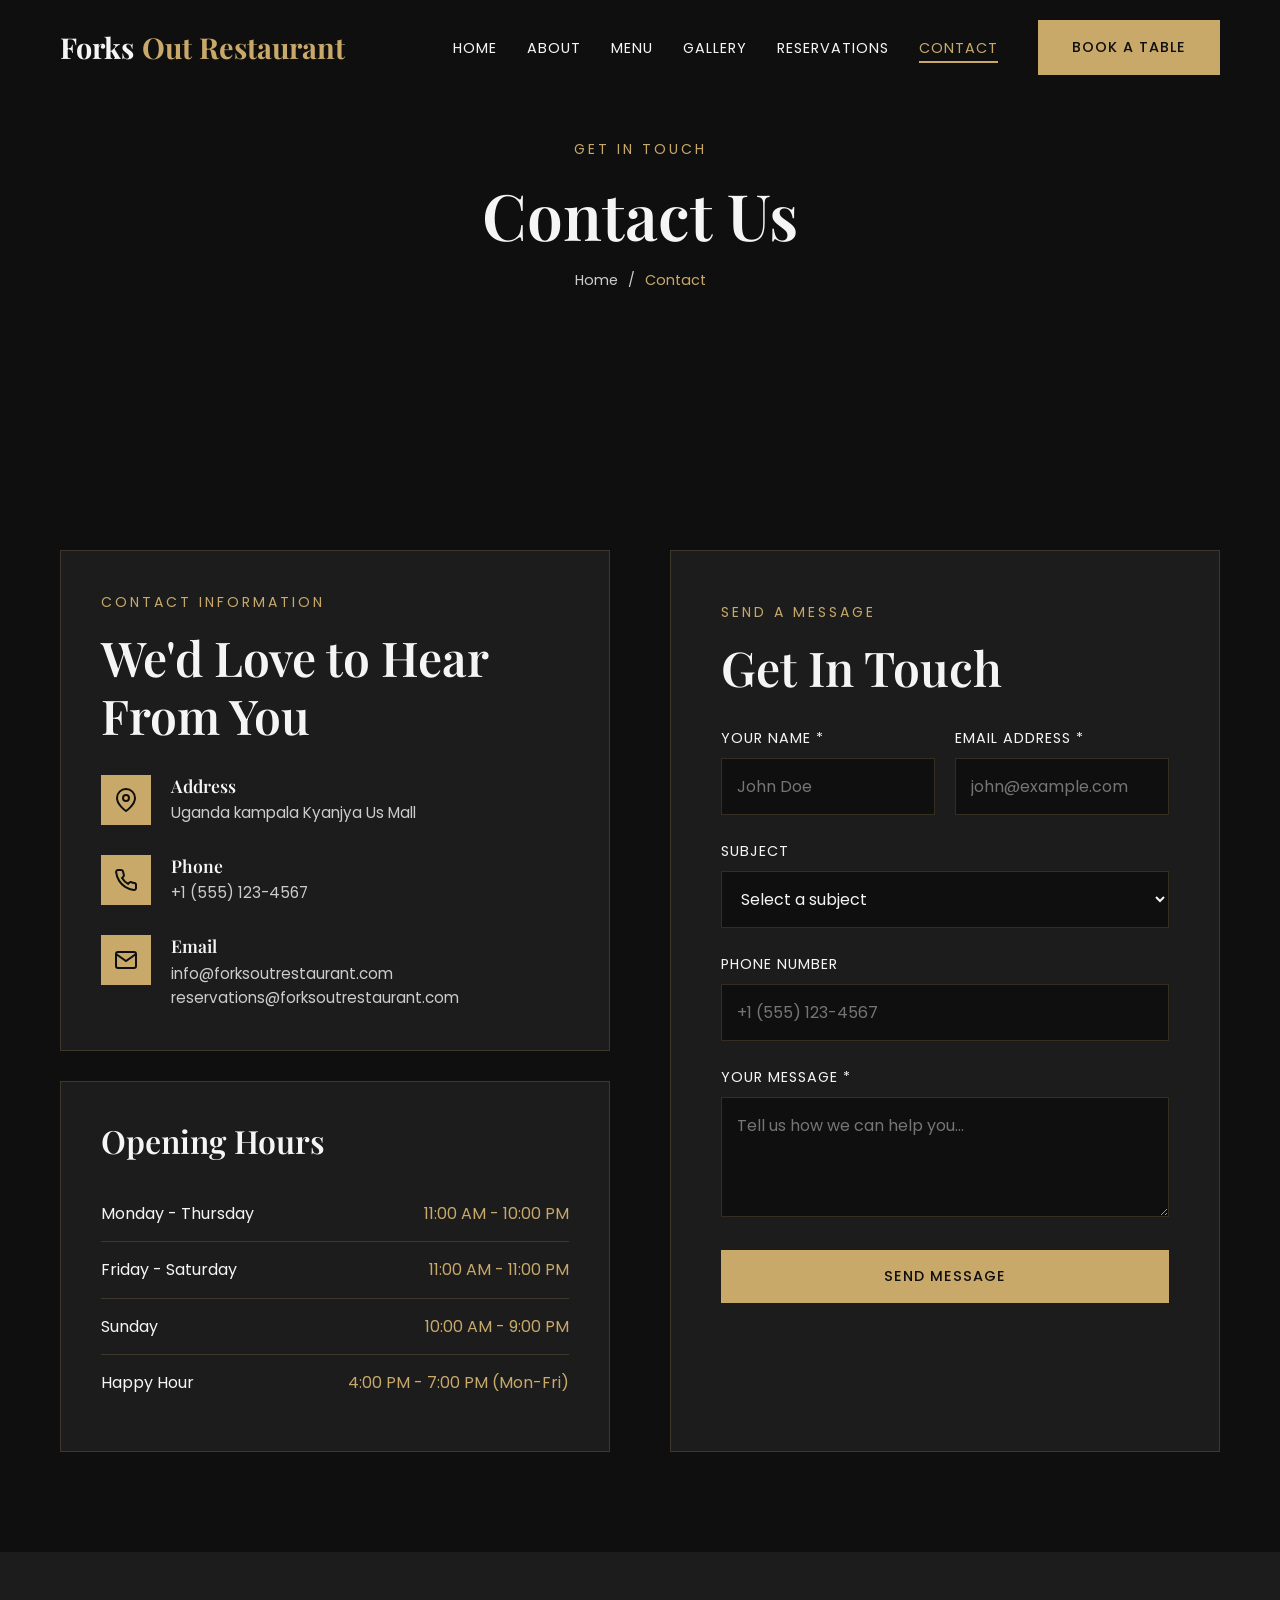
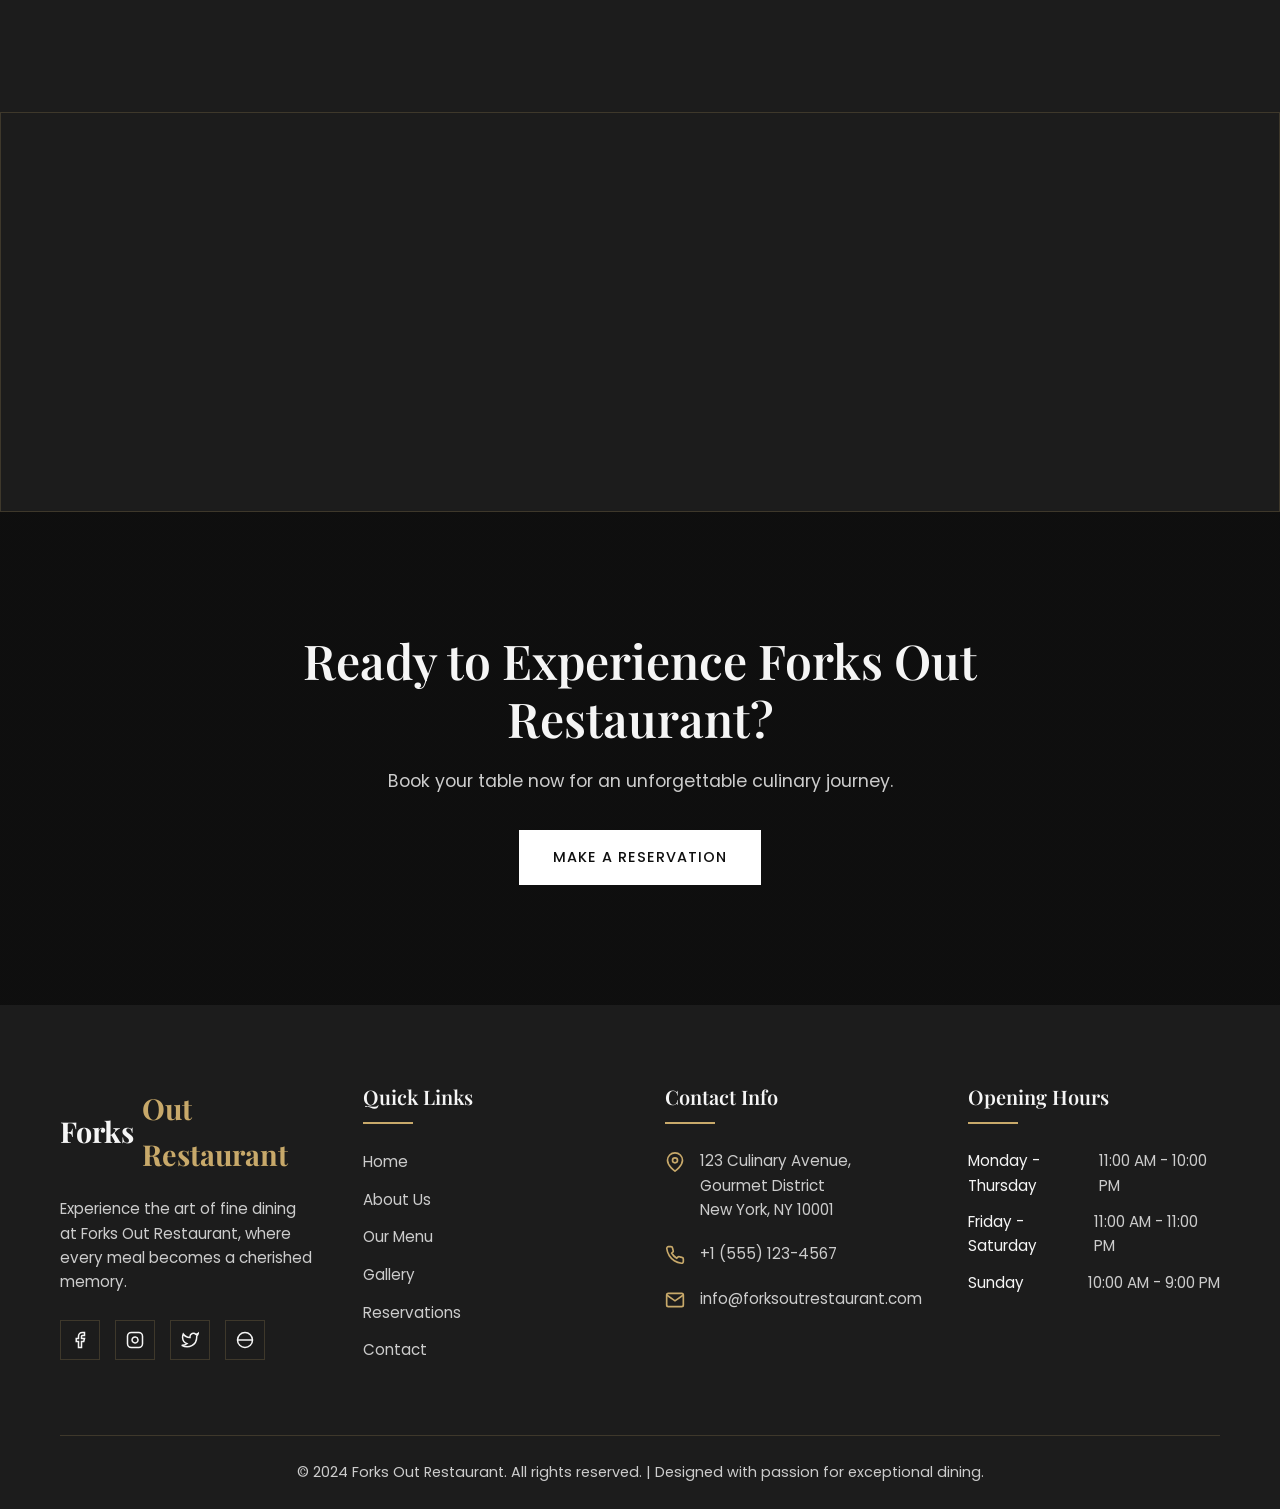
<file: contact.html>
<!DOCTYPE html>
<html lang="en">
<head>
    <meta charset="UTF-8">
    <meta name="viewport" content="width=device-width, initial-scale=1.0">
    <meta name="description" content="Contact Forks Out Restaurant restaurant. Find our location, opening hours, phone number, email, or send us a message through our contact form.">
    <meta name="keywords" content="contact Forks Out Restaurant, restaurant location, restaurant hours, contact form">
    <title>Contact Us | Forks Out Restaurant</title>
    
    <!-- Google Fonts -->
    <link rel="preconnect" href="https://fonts.googleapis.com">
    <link rel="preconnect" href="https://fonts.gstatic.com" crossorigin>
    <link href="https://fonts.googleapis.com/css2?family=Playfair+Display:wght@400;500;600;700&family=Poppins:wght@300;400;500;600&display=swap" rel="stylesheet">
    
    <!-- Styles -->
    <link rel="stylesheet" href="css/style.css">
</head>
<body>
    <!-- Header -->
    <header class="header">
        <div class="header-inner">
            <a href="index.html" class="logo">
                Forks <span>Out Restaurant</span>
            </a>
            
            <nav class="nav">
                <ul class="nav-list">
                    <li><a href="index.html" class="nav-link">Home</a></li>
                    <li><a href="about.html" class="nav-link">About</a></li>
                    <li><a href="menu.html" class="nav-link">Menu</a></li>
                    <li><a href="gallery.html" class="nav-link">Gallery</a></li>
                    <li><a href="reservations.html" class="nav-link">Reservations</a></li>
                    <li><a href="contact.html" class="nav-link active">Contact</a></li>
                </ul>
                <a href="reservations.html" class="btn btn-primary">Book a Table</a>
            </nav>
            
            <div class="menu-toggle">
                <span></span>
                <span></span>
                <span></span>
            </div>
        </div>
    </header>

    <main>
        <!-- Page Header -->
        <section class="page-header">
            <div class="page-header-content">
                <span class="section-subtitle">Get in Touch</span>
                <h1>Contact Us</h1>
                <div class="breadcrumbs">
                    <a href="index.html">Home</a>
                    <span>/</span>
                    <span class="current">Contact</span>
                </div>
            </div>
        </section>

        <!-- Contact Section -->
        <section class="contact-section">
            <div class="container">
                <div class="contact-grid">
                    <!-- Contact Info & Hours -->
                    <div class="reveal-left">
                        <div class="contact-info-card">
                            <span class="section-subtitle">Contact Information</span>
                            <h2 style="margin-bottom: 30px;">We'd Love to Hear From You</h2>
                            
                            <div class="contact-info-item">
                                <div class="contact-info-icon">
                                    <svg viewBox="0 0 24 24" fill="none" stroke-width="2">
                                        <path d="M21 10c0 7-9 13-9 13s-9-6-9-13a9 9 0 0 1 18 0z"/>
                                        <circle cx="12" cy="10" r="3"/>
                                    </svg>
                                </div>
                                <div class="contact-info-content">
                                    <h4>Address</h4>
                                    <p>Uganda kampala Kyanjya Us Mall</p>
                                </div>
                            </div>
                            
                            <div class="contact-info-item">
                                <div class="contact-info-icon">
                                    <svg viewBox="0 0 24 24" fill="none" stroke-width="2">
                                        <path d="M22 16.92v3a2 2 0 0 1-2.18 2 19.79 19.79 0 0 1-8.63-3.07 19.5 19.5 0 0 1-6-6 19.79 19.79 0 0 1-3.07-8.67A2 2 0 0 1 4.11 2h3a2 2 0 0 1 2 1.72 12.84 12.84 0 0 0 .7 2.81 2 2 0 0 1-.45 2.11L8.09 9.91a16 16 0 0 0 6 6l1.27-1.27a2 2 0 0 1 2.11-.45 12.84 12.84 0 0 0 2.81.7A2 2 0 0 1 22 16.92z"/>
                                    </svg>
                                </div>
                                <div class="contact-info-content">
                                    <h4>Phone</h4>
                                    <p>+1 (555) 123-4567</p>
                                </div>
                            </div>
                            
                            <div class="contact-info-item">
                                <div class="contact-info-icon">
                                    <svg viewBox="0 0 24 24" fill="none" stroke-width="2">
                                        <path d="M4 4h16c1.1 0 2 .9 2 2v12c0 1.1-.9 2-2 2H4c-1.1 0-2-.9-2-2V6c0-1.1.9-2 2-2z"/>
                                        <polyline points="22,6 12,13 2,6"/>
                                    </svg>
                                </div>
                                <div class="contact-info-content">
                                    <h4>Email</h4>
                                    <p>info@forksoutrestaurant.com<br>reservations@forksoutrestaurant.com</p>
                                </div>
                            </div>
                        </div>
                        
                        <div class="contact-hours">
                            <h3>Opening Hours</h3>
                            
                            <div class="contact-hours-item">
                                <span class="contact-hours-day">Monday - Thursday</span>
                                <span class="contact-hours-time">11:00 AM - 10:00 PM</span>
                            </div>
                            
                            <div class="contact-hours-item">
                                <span class="contact-hours-day">Friday - Saturday</span>
                                <span class="contact-hours-time">11:00 AM - 11:00 PM</span>
                            </div>
                            
                            <div class="contact-hours-item">
                                <span class="contact-hours-day">Sunday</span>
                                <span class="contact-hours-time">10:00 AM - 9:00 PM</span>
                            </div>
                            
                            <div class="contact-hours-item">
                                <span class="contact-hours-day">Happy Hour</span>
                                <span class="contact-hours-time">4:00 PM - 7:00 PM (Mon-Fri)</span>
                            </div>
                        </div>
                    </div>
                    
                    <!-- Contact Form -->
                    <div class="contact-form-wrapper reveal-right">
                        <span class="section-subtitle">Send a Message</span>
                        <h2 style="margin-bottom: 30px;">Get In Touch</h2>
                        
                        <div class="form-success">
                            <p>Thank you for your message! We'll get back to you within 24 hours.</p>
                        </div>
                        
                        <form class="contact-form" data-validate>
                            <div class="form-row">
                                <div class="form-group">
                                    <label for="contact-name">Your Name *</label>
                                    <input type="text" id="contact-name" name="name" data-required placeholder="John Doe">
                                    <span class="form-error">Please enter your name</span>
                                </div>
                                
                                <div class="form-group">
                                    <label for="contact-email">Email Address *</label>
                                    <input type="email" id="contact-email" name="email" data-required placeholder="john@example.com">
                                    <span class="form-error">Please enter a valid email address</span>
                                </div>
                            </div>
                            
                            <div class="form-group">
                                <label for="contact-subject">Subject</label>
                                <select id="contact-subject" name="subject">
                                    <option value="">Select a subject</option>
                                    <option value="general">General Inquiry</option>
                                    <option value="reservation">Reservation Question</option>
                                    <option value="private">Private Event</option>
                                    <option value="feedback">Feedback</option>
                                    <option value="careers">Careers</option>
                                    <option value="other">Other</option>
                                </select>
                            </div>
                            
                            <div class="form-group">
                                <label for="contact-phone">Phone Number</label>
                                <input type="tel" id="contact-phone" name="phone" placeholder="+1 (555) 123-4567">
                            </div>
                            
                            <div class="form-group">
                                <label for="contact-message">Your Message *</label>
                                <textarea id="contact-message" name="message" data-required placeholder="Tell us how we can help you..."></textarea>
                                <span class="form-error">Please enter your message</span>
                            </div>
                            
                            <button type="submit" class="btn btn-primary" style="width: 100%;">Send Message</button>
                        </form>
                    </div>
                </div>
            </div>
        </section>

        <!-- Map Section -->
        <section style="background-color: var(--secondary); padding-bottom: 0;">
            <div class="contact-map">
                <iframe 
                    src="https://www.google.com/maps/embed?pb=!1m18!1m12!1m3!1d3022.2!2d-73.98!3d40.75!2m3!1f0!2f0!3f0!3m2!1i1024!2i768!4f13.1!3m3!1m2!1s0x0%3A0x0!2zNDDCsDQ1JzAwLjAiTiA3M8KwNTgnNDguMCJX!5e0!3m2!1sen!2sus!4v1609459200000!5m2!1sen!2sus" 
                    width="100%" 
                    height="100%" 
                    style="border:0;" 
                    allowfullscreen="" 
                    loading="lazy"
                    title="Forks Out Restaurant Location">
                </iframe>
            </div>
        </section>

        <!-- CTA Section -->
        <section class="cta-section">
            <div class="container">
                <div class="cta-content reveal">
                    <h2>Ready to Experience Forks Out Restaurant?</h2>
                    <p>Book your table now for an unforgettable culinary journey.</p>
                    <a href="reservations.html" class="btn btn-white">Make a Reservation</a>
                </div>
            </div>
        </section>
    </main>

    <!-- Footer -->
    <footer class="footer">
        <div class="container">
            <div class="footer-grid">
                <div class="footer-brand">
                    <a href="index.html" class="logo">
                        Forks <span>Out Restaurant</span>
                    </a>
                    <p>Experience the art of fine dining at Forks Out Restaurant, where every meal becomes a cherished memory.</p>
                    <div class="footer-social">
                        <a href="#" aria-label="Facebook">
                            <svg width="18" height="18" viewBox="0 0 24 24" fill="none" stroke="currentColor" stroke-width="2">
                                <path d="M18 2h-3a5 5 0 0 0-5 5v3H7v4h3v8h4v-8h3l1-4h-4V7a1 1 0 0 1 1-1h3z"/>
                            </svg>
                        </a>
                        <a href="#" aria-label="Instagram">
                            <svg width="18" height="18" viewBox="0 0 24 24" fill="none" stroke="currentColor" stroke-width="2">
                                <rect x="2" y="2" width="20" height="20" rx="5"/>
                                <path d="M16 11.37A4 4 0 1 1 12.63 8 4 4 0 0 1 16 11.37z"/>
                                <line x1="17.5" y1="6.5" x2="17.51" y2="6.5"/>
                            </svg>
                        </a>
                        <a href="#" aria-label="Twitter">
                            <svg width="18" height="18" viewBox="0 0 24 24" fill="none" stroke="currentColor" stroke-width="2">
                                <path d="M23 3a10.9 10.9 0 0 1-3.14 1.53 4.48 4.48 0 0 0-7.86 3v1A10.66 10.66 0 0 1 3 4s-4 9 5 13a11.64 11.64 0 0 1-7 2c9 5 20 0 20-11.5a4.5 4.5 0 0 0-.08-.83A7.72 7.72 0 0 0 23 3z"/>
                            </svg>
                        </a>
                        <a href="#" aria-label="TripAdvisor">
                            <svg width="18" height="18" viewBox="0 0 24 24" fill="none" stroke="currentColor" stroke-width="2">
                                <circle cx="12" cy="12" r="10"/>
                                <path d="M2 12h20"/>
                            </svg>
                        </a>
                    </div>
                </div>
                
                <div class="footer-links-wrapper">
                    <h4 class="footer-title">Quick Links</h4>
                    <ul class="footer-links">
                        <li><a href="index.html">Home</a></li>
                        <li><a href="about.html">About Us</a></li>
                        <li><a href="menu.html">Our Menu</a></li>
                        <li><a href="gallery.html">Gallery</a></li>
                        <li><a href="reservations.html">Reservations</a></li>
                        <li><a href="contact.html">Contact</a></li>
                    </ul>
                </div>
                
                <div class="footer-contact-wrapper">
                    <h4 class="footer-title">Contact Info</h4>
                    <ul class="footer-contact">
                        <li>
                            <svg viewBox="0 0 24 24" fill="none" stroke-width="2">
                                <path d="M21 10c0 7-9 13-9 13s-9-6-9-13a9 9 0 0 1 18 0z"/>
                                <circle cx="12" cy="10" r="3"/>
                            </svg>
                            <span>123 Culinary Avenue, Gourmet District<br>New York, NY 10001</span>
                        </li>
                        <li>
                            <svg viewBox="0 0 24 24" fill="none" stroke-width="2">
                                <path d="M22 16.92v3a2 2 0 0 1-2.18 2 19.79 19.79 0 0 1-8.63-3.07 19.5 19.5 0 0 1-6-6 19.79 19.79 0 0 1-3.07-8.67A2 2 0 0 1 4.11 2h3a2 2 0 0 1 2 1.72 12.84 12.84 0 0 0 .7 2.81 2 2 0 0 1-.45 2.11L8.09 9.91a16 16 0 0 0 6 6l1.27-1.27a2 2 0 0 1 2.11-.45 12.84 12.84 0 0 0 2.81.7A2 2 0 0 1 22 16.92z"/>
                            </svg>
                            <span>+1 (555) 123-4567</span>
                        </li>
                        <li>
                            <svg viewBox="0 0 24 24" fill="none" stroke-width="2">
                                <path d="M4 4h16c1.1 0 2 .9 2 2v12c0 1.1-.9 2-2 2H4c-1.1 0-2-.9-2-2V6c0-1.1.9-2 2-2z"/>
                                <polyline points="22,6 12,13 2,6"/>
                            </svg>
                            <span>info@forksoutrestaurant.com</span>
                        </li>
                    </ul>
                </div>
                
                <div class="footer-hours-wrapper">
                    <h4 class="footer-title">Opening Hours</h4>
                    <ul class="footer-hours">
                        <li>
                            <span>Monday - Thursday</span>
                            <span>11:00 AM - 10:00 PM</span>
                        </li>
                        <li>
                            <span>Friday - Saturday</span>
                            <span>11:00 AM - 11:00 PM</span>
                        </li>
                        <li>
                            <span>Sunday</span>
                            <span>10:00 AM - 9:00 PM</span>
                        </li>
                    </ul>
                </div>
            </div>
            
            <div class="footer-bottom">
                <p>&copy; 2024 Forks Out Restaurant. All rights reserved. | Designed with passion for exceptional dining.</p>
            </div>
        </div>
    </footer>

    <!-- Scripts -->
    <script src="js/script.js"></script>
</body>
</html>
</file>
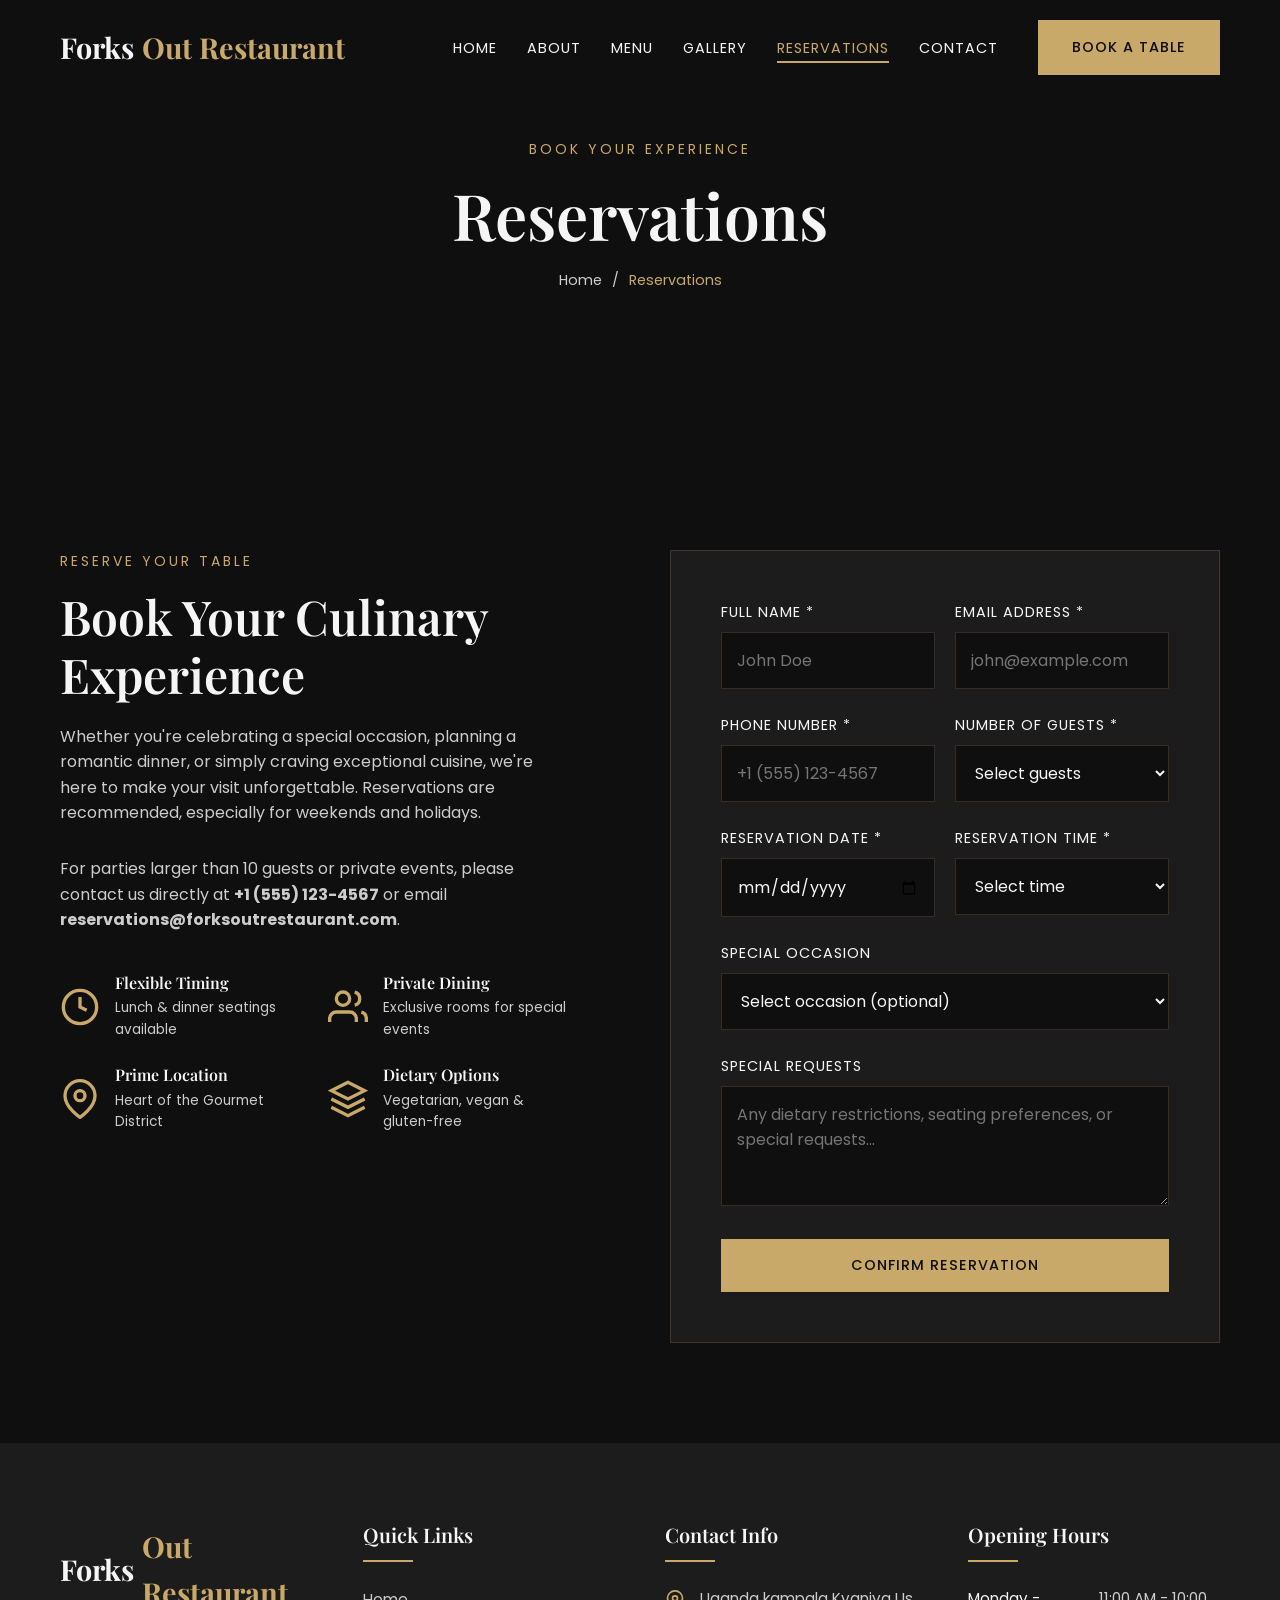
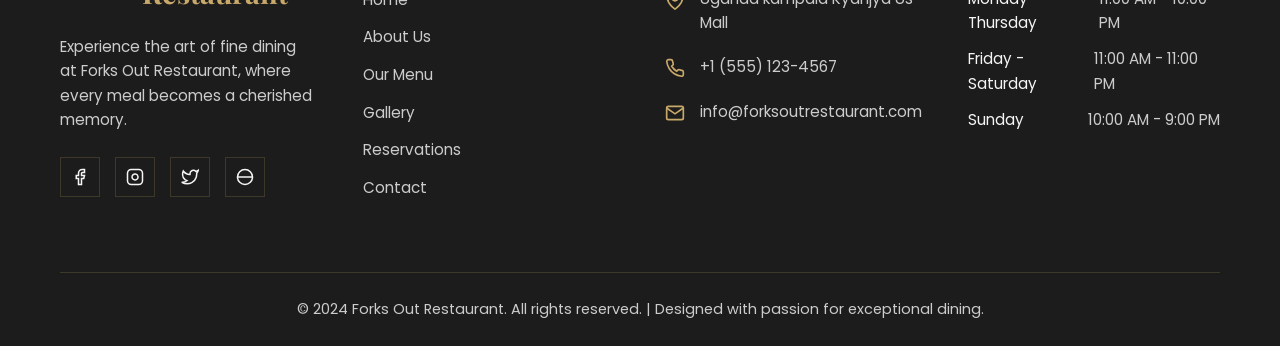
<file: reservations.html>
<!DOCTYPE html>
<html lang="en">
<head>
    <meta charset="UTF-8">
    <meta name="viewport" content="width=device-width, initial-scale=1.0">
    <meta name="description" content="Book your table at Forks Out Restaurant. Make a reservation for an unforgettable fine dining experience with our easy online booking system.">
    <meta name="keywords" content="restaurant reservation, book a table, fine dining reservation, Forks Out Restaurant booking">
    <title>Reservations | Forks Out Restaurant</title>
    
    <!-- Google Fonts -->
    <link rel="preconnect" href="https://fonts.googleapis.com">
    <link rel="preconnect" href="https://fonts.gstatic.com" crossorigin>
    <link href="https://fonts.googleapis.com/css2?family=Playfair+Display:wght@400;500;600;700&family=Poppins:wght@300;400;500;600&display=swap" rel="stylesheet">
    
    <!-- Styles -->
    <link rel="stylesheet" href="css/style.css">
</head>
<body>
    <!-- Header -->
    <header class="header">
        <div class="header-inner">
            <a href="index.html" class="logo">
                Forks <span>Out Restaurant</span>
            </a>
            
            <nav class="nav">
                <ul class="nav-list">
                    <li><a href="index.html" class="nav-link">Home</a></li>
                    <li><a href="about.html" class="nav-link">About</a></li>
                    <li><a href="menu.html" class="nav-link">Menu</a></li>
                    <li><a href="gallery.html" class="nav-link">Gallery</a></li>
                    <li><a href="reservations.html" class="nav-link active">Reservations</a></li>
                    <li><a href="contact.html" class="nav-link">Contact</a></li>
                </ul>
                <a href="reservations.html" class="btn btn-primary">Book a Table</a>
            </nav>
            
            <div class="menu-toggle">
                <span></span>
                <span></span>
                <span></span>
            </div>
        </div>
    </header>

    <main>
        <!-- Page Header -->
        <section class="page-header">
            <div class="page-header-content">
                <span class="section-subtitle">Book Your Experience</span>
                <h1>Reservations</h1>
                <div class="breadcrumbs">
                    <a href="index.html">Home</a>
                    <span>/</span>
                    <span class="current">Reservations</span>
                </div>
            </div>
        </section>

        <!-- Reservation Section -->
        <section class="reservation-section">
            <div class="container">
                <div class="reservation-grid">
                    <!-- Reservation Info -->
                    <div class="reservation-info reveal-left">
                        <span class="section-subtitle">Reserve Your Table</span>
                        <h2>Book Your Culinary Experience</h2>
                        <p>Whether you're celebrating a special occasion, planning a romantic dinner, or simply craving exceptional cuisine, we're here to make your visit unforgettable. Reservations are recommended, especially for weekends and holidays.</p>
                        <p>For parties larger than 10 guests or private events, please contact us directly at <strong>+1 (555) 123-4567</strong> or email <strong>reservations@forksoutrestaurant.com</strong>.</p>
                        
                        <div class="reservation-features">
                            <div class="reservation-feature">
                                <svg viewBox="0 0 24 24" fill="none" stroke-width="2">
                                    <circle cx="12" cy="12" r="10"/>
                                    <polyline points="12 6 12 12 16 14"/>
                                </svg>
                                <div>
                                    <h4>Flexible Timing</h4>
                                    <p>Lunch & dinner seatings available</p>
                                </div>
                            </div>
                            
                            <div class="reservation-feature">
                                <svg viewBox="0 0 24 24" fill="none" stroke-width="2">
                                    <path d="M17 21v-2a4 4 0 0 0-4-4H5a4 4 0 0 0-4 4v2"/>
                                    <circle cx="9" cy="7" r="4"/>
                                    <path d="M23 21v-2a4 4 0 0 0-3-3.87"/>
                                    <path d="M16 3.13a4 4 0 0 1 0 7.75"/>
                                </svg>
                                <div>
                                    <h4>Private Dining</h4>
                                    <p>Exclusive rooms for special events</p>
                                </div>
                            </div>
                            
                            <div class="reservation-feature">
                                <svg viewBox="0 0 24 24" fill="none" stroke-width="2">
                                    <path d="M21 10c0 7-9 13-9 13s-9-6-9-13a9 9 0 0 1 18 0z"/>
                                    <circle cx="12" cy="10" r="3"/>
                                </svg>
                                <div>
                                    <h4>Prime Location</h4>
                                    <p>Heart of the Gourmet District</p>
                                </div>
                            </div>
                            
                            <div class="reservation-feature">
                                <svg viewBox="0 0 24 24" fill="none" stroke-width="2">
                                    <path d="M12 2L2 7l10 5 10-5-10-5z"/>
                                    <path d="M2 17l10 5 10-5"/>
                                    <path d="M2 12l10 5 10-5"/>
                                </svg>
                                <div>
                                    <h4>Dietary Options</h4>
                                    <p>Vegetarian, vegan & gluten-free</p>
                                </div>
                            </div>
                        </div>
                    </div>
                    
                    <!-- Reservation Form -->
                    <div class="reservation-form-container reveal-right">
                        <div class="form-success">
                            <p>Thank you for your reservation! We have received your request and will confirm shortly via email or phone.</p>
                        </div>
                        
                        <form class="reservation-form" data-validate>
                            <div class="form-row">
                                <div class="form-group">
                                    <label for="name">Full Name *</label>
                                    <input type="text" id="name" name="name" data-required placeholder="John Doe">
                                    <span class="form-error">Please enter your full name</span>
                                </div>
                                
                                <div class="form-group">
                                    <label for="email">Email Address *</label>
                                    <input type="email" id="email" name="email" data-required placeholder="john@example.com">
                                    <span class="form-error">Please enter a valid email address</span>
                                </div>
                            </div>
                            
                            <div class="form-row">
                                <div class="form-group">
                                    <label for="phone">Phone Number *</label>
                                    <input type="tel" id="phone" name="phone" data-required placeholder="+1 (555) 123-4567">
                                    <span class="form-error">Please enter a valid phone number</span>
                                </div>
                                
                                <div class="form-group">
                                    <label for="guests">Number of Guests *</label>
                                    <select id="guests" name="guests" data-required>
                                        <option value="">Select guests</option>
                                        <option value="1">1 Guest</option>
                                        <option value="2">2 Guests</option>
                                        <option value="3">3 Guests</option>
                                        <option value="4">4 Guests</option>
                                        <option value="5">5 Guests</option>
                                        <option value="6">6 Guests</option>
                                        <option value="7">7 Guests</option>
                                        <option value="8">8 Guests</option>
                                        <option value="9">9 Guests</option>
                                        <option value="10">10 Guests</option>
                                    </select>
                                    <span class="form-error">Please select number of guests</span>
                                </div>
                            </div>
                            
                            <div class="form-row">
                                <div class="form-group">
                                    <label for="date">Reservation Date *</label>
                                    <input type="date" id="date" name="date" data-required>
                                    <span class="form-error">Please select a valid date</span>
                                </div>
                                
                                <div class="form-group">
                                    <label for="time">Reservation Time *</label>
                                    <select id="time" name="time" data-required>
                                        <option value="">Select time</option>
                                        <option value="11:00">11:00 AM</option>
                                        <option value="12:00">12:00 PM</option>
                                        <option value="13:00">1:00 PM</option>
                                        <option value="14:00">2:00 PM</option>
                                        <option value="17:00">5:00 PM</option>
                                        <option value="18:00">6:00 PM</option>
                                        <option value="19:00">7:00 PM</option>
                                        <option value="20:00">8:00 PM</option>
                                        <option value="21:00">9:00 PM</option>
                                    </select>
                                    <span class="form-error">Please select a time</span>
                                </div>
                            </div>
                            
                            <div class="form-group">
                                <label for="occasion">Special Occasion</label>
                                <select id="occasion" name="occasion">
                                    <option value="">Select occasion (optional)</option>
                                    <option value="birthday">Birthday</option>
                                    <option value="anniversary">Anniversary</option>
                                    <option value="business">Business Dinner</option>
                                    <option value="date">Date Night</option>
                                    <option value="family">Family Gathering</option>
                                    <option value="other">Other</option>
                                </select>
                            </div>
                            
                            <div class="form-group">
                                <label for="message">Special Requests</label>
                                <textarea id="message" name="message" placeholder="Any dietary restrictions, seating preferences, or special requests..."></textarea>
                            </div>
                            
                            <button type="submit" class="btn btn-primary" style="width: 100%;">Confirm Reservation</button>
                        </form>
                    </div>
                </div>
            </div>
        </section>
    </main>

    <!-- Footer -->
    <footer class="footer">
        <div class="container">
            <div class="footer-grid">
                <div class="footer-brand">
                    <a href="index.html" class="logo">
                        Forks <span>Out Restaurant</span>
                    </a>
                    <p>Experience the art of fine dining at Forks Out Restaurant, where every meal becomes a cherished memory.</p>
                    <div class="footer-social">
                        <a href="#" aria-label="Facebook">
                            <svg width="18" height="18" viewBox="0 0 24 24" fill="none" stroke="currentColor" stroke-width="2">
                                <path d="M18 2h-3a5 5 0 0 0-5 5v3H7v4h3v8h4v-8h3l1-4h-4V7a1 1 0 0 1 1-1h3z"/>
                            </svg>
                        </a>
                        <a href="#" aria-label="Instagram">
                            <svg width="18" height="18" viewBox="0 0 24 24" fill="none" stroke="currentColor" stroke-width="2">
                                <rect x="2" y="2" width="20" height="20" rx="5"/>
                                <path d="M16 11.37A4 4 0 1 1 12.63 8 4 4 0 0 1 16 11.37z"/>
                                <line x1="17.5" y1="6.5" x2="17.51" y2="6.5"/>
                            </svg>
                        </a>
                        <a href="#" aria-label="Twitter">
                            <svg width="18" height="18" viewBox="0 0 24 24" fill="none" stroke="currentColor" stroke-width="2">
                                <path d="M23 3a10.9 10.9 0 0 1-3.14 1.53 4.48 4.48 0 0 0-7.86 3v1A10.66 10.66 0 0 1 3 4s-4 9 5 13a11.64 11.64 0 0 1-7 2c9 5 20 0 20-11.5a4.5 4.5 0 0 0-.08-.83A7.72 7.72 0 0 0 23 3z"/>
                            </svg>
                        </a>
                        <a href="#" aria-label="TripAdvisor">
                            <svg width="18" height="18" viewBox="0 0 24 24" fill="none" stroke="currentColor" stroke-width="2">
                                <circle cx="12" cy="12" r="10"/>
                                <path d="M2 12h20"/>
                            </svg>
                        </a>
                    </div>
                </div>
                
                <div class="footer-links-wrapper">
                    <h4 class="footer-title">Quick Links</h4>
                    <ul class="footer-links">
                        <li><a href="index.html">Home</a></li>
                        <li><a href="about.html">About Us</a></li>
                        <li><a href="menu.html">Our Menu</a></li>
                        <li><a href="gallery.html">Gallery</a></li>
                        <li><a href="reservations.html">Reservations</a></li>
                        <li><a href="contact.html">Contact</a></li>
                    </ul>
                </div>
                
                <div class="footer-contact-wrapper">
                    <h4 class="footer-title">Contact Info</h4>
                    <ul class="footer-contact">
                        <li>
                            <svg viewBox="0 0 24 24" fill="none" stroke-width="2">
                                <path d="M21 10c0 7-9 13-9 13s-9-6-9-13a9 9 0 0 1 18 0z"/>
                                <circle cx="12" cy="10" r="3"/>
                            </svg>
                            <span>Uganda kampala Kyanjya Us Mall</span>
                        </li>
                        <li>
                            <svg viewBox="0 0 24 24" fill="none" stroke-width="2">
                                <path d="M22 16.92v3a2 2 0 0 1-2.18 2 19.79 19.79 0 0 1-8.63-3.07 19.5 19.5 0 0 1-6-6 19.79 19.79 0 0 1-3.07-8.67A2 2 0 0 1 4.11 2h3a2 2 0 0 1 2 1.72 12.84 12.84 0 0 0 .7 2.81 2 2 0 0 1-.45 2.11L8.09 9.91a16 16 0 0 0 6 6l1.27-1.27a2 2 0 0 1 2.11-.45 12.84 12.84 0 0 0 2.81.7A2 2 0 0 1 22 16.92z"/>
                            </svg>
                            <span>+1 (555) 123-4567</span>
                        </li>
                        <li>
                            <svg viewBox="0 0 24 24" fill="none" stroke-width="2">
                                <path d="M4 4h16c1.1 0 2 .9 2 2v12c0 1.1-.9 2-2 2H4c-1.1 0-2-.9-2-2V6c0-1.1.9-2 2-2z"/>
                                <polyline points="22,6 12,13 2,6"/>
                            </svg>
                            <span>info@forksoutrestaurant.com</span>
                        </li>
                    </ul>
                </div>
                
                <div class="footer-hours-wrapper">
                    <h4 class="footer-title">Opening Hours</h4>
                    <ul class="footer-hours">
                        <li>
                            <span>Monday - Thursday</span>
                            <span>11:00 AM - 10:00 PM</span>
                        </li>
                        <li>
                            <span>Friday - Saturday</span>
                            <span>11:00 AM - 11:00 PM</span>
                        </li>
                        <li>
                            <span>Sunday</span>
                            <span>10:00 AM - 9:00 PM</span>
                        </li>
                    </ul>
                </div>
            </div>
            
            <div class="footer-bottom">
                <p>&copy; 2024 Forks Out Restaurant. All rights reserved. | Designed with passion for exceptional dining.</p>
            </div>
        </div>
    </footer>

    <!-- Scripts -->
    <script src="js/script.js"></script>
</body>
</html>
</file>
<file: css/style.css>
/* ==========================================
   FORKS OUT RESTAURANT WEBSITE
   Modern Dark Luxury Theme
   Pure CSS - No Frameworks
   ========================================== */

/* ==========================================
   1. CSS VARIABLES & RESET
   ========================================== */
:root {
    /* Color Palette */
    --primary: #0f0f0f;
    --secondary: #1c1c1c;
    --accent: #c8a96a;
    --accent-hover: #d4b87a;
    --text-light: #f5f5f5;
    --text-muted: #cccccc;
    --text-dark: #333333;
    --white: #ffffff;
    --black: #000000;
    --border-color: rgba(200, 169, 106, 0.2);
    
    /* Typography */
    --font-heading: 'Playfair Display', serif;
    --font-body: 'Poppins', sans-serif;
    
    /* Spacing */
    --section-padding: 100px;
    --container-max-width: 1200px;
    
    /* Transitions */
    --transition-fast: 0.3s ease;
    --transition-medium: 0.5s ease;
    --transition-slow: 0.8s ease;
    
    /* Shadows */
    --shadow-sm: 0 2px 10px rgba(0, 0, 0, 0.1);
    --shadow-md: 0 4px 20px rgba(0, 0, 0, 0.2);
    --shadow-lg: 0 10px 40px rgba(0, 0, 0, 0.3);
    --shadow-glow: 0 0 30px rgba(200, 169, 106, 0.3);
}

/* Reset */
*, *::before, *::after {
    margin: 0;
    padding: 0;
    box-sizing: border-box;
}

html {
    scroll-behavior: smooth;
    font-size: 16px;
}

body {
    font-family: var(--font-body);
    background-color: var(--primary);
    color: var(--text-light);
    line-height: 1.6;
    overflow-x: hidden;
}

img {
    max-width: 100%;
    height: auto;
    display: block;
}

a {
    text-decoration: none;
    color: inherit;
    transition: var(--transition-fast);
}

ul {
    list-style: none;
}

button {
    cursor: pointer;
    border: none;
    background: none;
    font-family: inherit;
}

/* ==========================================
   2. TYPOGRAPHY
   ========================================== */
h1, h2, h3, h4, h5, h6 {
    font-family: var(--font-heading);
    font-weight: 600;
    line-height: 1.2;
    color: var(--text-light);
}

h1 {
    font-size: clamp(2.5rem, 5vw, 4rem);
}

h2 {
    font-size: clamp(2rem, 4vw, 3rem);
}

h3 {
    font-size: clamp(1.5rem, 3vw, 2rem);
}

h4 {
    font-size: clamp(1.2rem, 2vw, 1.5rem);
}

p {
    color: var(--text-muted);
    margin-bottom: 1rem;
}

.section-subtitle {
    color: var(--accent);
    font-size: 0.875rem;
    text-transform: uppercase;
    letter-spacing: 3px;
    margin-bottom: 1rem;
    display: block;
}

/* ==========================================
   3. LAYOUT & CONTAINERS
   ========================================== */
.container {
    max-width: var(--container-max-width);
    margin: 0 auto;
    padding: 0 20px;
}

section {
    padding: var(--section-padding) 0;
}

/* ==========================================
   4. BUTTONS
   ========================================== */
.btn {
    display: inline-flex;
    align-items: center;
    justify-content: center;
    padding: 14px 32px;
    font-size: 0.9rem;
    font-weight: 500;
    text-transform: uppercase;
    letter-spacing: 1px;
    border-radius: 0;
    transition: var(--transition-fast);
    cursor: pointer;
    position: relative;
    overflow: hidden;
}

.btn-primary {
    background-color: var(--accent);
    color: var(--primary);
    border: 2px solid var(--accent);
}

.btn-primary:hover {
    background-color: var(--accent-hover);
    border-color: var(--accent-hover);
    box-shadow: var(--shadow-glow);
    transform: translateY(-2px);
}

.btn-secondary {
    background-color: transparent;
    color: var(--text-light);
    border: 2px solid var(--accent);
}

.btn-secondary:hover {
    background-color: var(--accent);
    color: var(--primary);
    box-shadow: var(--shadow-glow);
}

.btn-white {
    background-color: var(--white);
    color: var(--primary);
    border: 2px solid var(--white);
}

.btn-white:hover {
    background-color: transparent;
    color: var(--white);
}

/* ==========================================
   5. HEADER & NAVIGATION
   ========================================== */
.header {
    position: fixed;
    top: 0;
    left: 0;
    width: 100%;
    z-index: 1000;
    transition: var(--transition-medium);
    padding: 20px 0;
}

.header.scrolled {
    background-color: rgba(15, 15, 15, 0.95);
    backdrop-filter: blur(10px);
    box-shadow: var(--shadow-md);
    padding: 15px 0;
}

.header-inner {
    display: flex;
    align-items: center;
    justify-content: space-between;
    max-width: var(--container-max-width);
    margin: 0 auto;
    padding: 0 20px;
}

.logo {
    font-family: var(--font-heading);
    font-size: 1.8rem;
    font-weight: 700;
    color: var(--text-light);
    display: flex;
    align-items: center;
    gap: 8px;
}

.logo span {
    color: var(--accent);
}

.nav {
    display: flex;
    align-items: center;
    gap: 40px;
}

.nav-list {
    display: flex;
    align-items: center;
    gap: 30px;
}

.nav-link {
    color: var(--text-light);
    font-size: 0.9rem;
    font-weight: 400;
    text-transform: uppercase;
    letter-spacing: 1px;
    position: relative;
    padding: 5px 0;
}

.nav-link::after {
    content: '';
    position: absolute;
    bottom: 0;
    left: 0;
    width: 0;
    height: 2px;
    background-color: var(--accent);
    transition: var(--transition-fast);
}

.nav-link:hover,
.nav-link.active {
    color: var(--accent);
}

.nav-link:hover::after,
.nav-link.active::after {
    width: 100%;
}

/* Mobile Menu Toggle */
.menu-toggle {
    display: none;
    flex-direction: column;
    gap: 6px;
    cursor: pointer;
    z-index: 1001;
}

.menu-toggle span {
    display: block;
    width: 30px;
    height: 2px;
    background-color: var(--text-light);
    transition: var(--transition-fast);
}

.menu-toggle.active span:nth-child(1) {
    transform: rotate(45deg) translate(6px, 6px);
}

.menu-toggle.active span:nth-child(2) {
    opacity: 0;
}

.menu-toggle.active span:nth-child(3) {
    transform: rotate(-45deg) translate(6px, -6px);
}

/* ==========================================
   6. HERO SECTION
   ========================================== */
.hero {
    min-height: 100vh;
    display: flex;
    align-items: center;
    justify-content: center;
    position: relative;
    overflow: hidden;
    padding-top: 80px;
}

.hero-bg {
    position: absolute;
    top: 0;
    left: 0;
    width: 100%;
    height: 100%;
    z-index: -2;
}

.hero-bg img {
    width: 100%;
    height: 100%;
    object-fit: cover;
}

.hero-overlay {
    position: absolute;
    top: 0;
    left: 0;
    width: 100%;
    height: 100%;
    background: linear-gradient(
        to bottom,
        rgba(15, 15, 15, 0.7),
        rgba(15, 15, 15, 0.9)
    );
    z-index: -1;
}

.hero-content {
    text-align: center;
    max-width: 800px;
    padding: 0 20px;
    z-index: 1;
}

.hero-subtitle {
    color: var(--accent);
    font-size: 1rem;
    text-transform: uppercase;
    letter-spacing: 4px;
    margin-bottom: 1.5rem;
    display: block;
}

.hero-title {
    font-size: clamp(2.5rem, 6vw, 5rem);
    margin-bottom: 1.5rem;
    line-height: 1.1;
}

.hero-title span {
    color: var(--accent);
}

.hero-description {
    font-size: 1.1rem;
    margin-bottom: 2.5rem;
    max-width: 600px;
    margin-left: auto;
    margin-right: auto;
}

.hero-buttons {
    display: flex;
    gap: 20px;
    justify-content: center;
    flex-wrap: wrap;
}

/* Hero Scroll Indicator */
.scroll-indicator {
    position: absolute;
    bottom: 40px;
    left: 50%;
    transform: translateX(-50%);
    display: flex;
    flex-direction: column;
    align-items: center;
    gap: 10px;
    animation: bounce 2s infinite;
}

.scroll-indicator span {
    font-size: 0.75rem;
    text-transform: uppercase;
    letter-spacing: 2px;
    color: var(--text-muted);
}

.scroll-indicator i {
    width: 24px;
    height: 40px;
    border: 2px solid var(--accent);
    border-radius: 12px;
    position: relative;
}

.scroll-indicator i::before {
    content: '';
    position: absolute;
    top: 8px;
    left: 50%;
    transform: translateX(-50%);
    width: 4px;
    height: 8px;
    background-color: var(--accent);
    border-radius: 2px;
    animation: scrollDown 2s infinite;
}

@keyframes bounce {
    0%, 20%, 50%, 80%, 100% { transform: translateX(-50%) translateY(0); }
    40% { transform: translateX(-50%) translateY(-10px); }
    60% { transform: translateX(-50%) translateY(-5px); }
}

@keyframes scrollDown {
    0% { opacity: 1; top: 8px; }
    100% { opacity: 0; top: 20px; }
}

/* ==========================================
   7. FEATURES/SPECIALTIES SECTION
   ========================================== */
.features {
    background-color: var(--secondary);
}

.features-grid {
    display: grid;
    grid-template-columns: repeat(auto-fit, minmax(300px, 1fr));
    gap: 40px;
}

.feature-card {
    text-align: center;
    padding: 40px 30px;
    background-color: var(--primary);
    border: 1px solid var(--border-color);
    transition: var(--transition-medium);
}

.feature-card:hover {
    transform: translateY(-10px);
    border-color: var(--accent);
    box-shadow: var(--shadow-lg);
}

.feature-icon {
    width: 80px;
    height: 80px;
    margin: 0 auto 25px;
    display: flex;
    align-items: center;
    justify-content: center;
    border: 2px solid var(--accent);
    border-radius: 50%;
    transition: var(--transition-fast);
}

.feature-card:hover .feature-icon {
    background-color: var(--accent);
}

.feature-icon svg {
    width: 35px;
    height: 35px;
    stroke: var(--accent);
    transition: var(--transition-fast);
}

.feature-card:hover .feature-icon svg {
    stroke: var(--primary);
}

.feature-title {
    font-size: 1.5rem;
    margin-bottom: 15px;
}

.feature-description {
    font-size: 0.95rem;
    color: var(--text-muted);
}

/* ==========================================
   8. ABOUT PREVIEW SECTION
   ========================================== */
.about-preview {
    background-color: var(--primary);
}

.about-grid {
    display: grid;
    grid-template-columns: 1fr 1fr;
    gap: 60px;
    align-items: center;
}

.about-images {
    position: relative;
    display: grid;
    grid-template-columns: 1fr 1fr;
    gap: 20px;
}

.about-img-main {
    grid-column: 1 / -1;
    overflow: hidden;
}

.about-img-main img {
    width: 100%;
    height: 400px;
    object-fit: cover;
    transition: var(--transition-slow);
}

.about-img-main:hover img {
    transform: scale(1.05);
}

.about-img-secondary {
    overflow: hidden;
}

.about-img-secondary img {
    width: 100%;
    height: 200px;
    object-fit: cover;
    transition: var(--transition-slow);
}

.about-img-secondary:hover img {
    transform: scale(1.05);
}

.about-content h2 {
    margin-bottom: 20px;
}

.about-content p {
    margin-bottom: 20px;
    font-size: 1rem;
}

.about-stats {
    display: flex;
    gap: 40px;
    margin: 30px 0;
}

.stat-item {
    text-align: center;
}

.stat-number {
    font-family: var(--font-heading);
    font-size: 2.5rem;
    color: var(--accent);
    display: block;
}

.stat-label {
    font-size: 0.85rem;
    color: var(--text-muted);
    text-transform: uppercase;
    letter-spacing: 1px;
}

/* ==========================================
   9. MENU SECTION (HOME PAGE PREVIEW)
   ========================================== */
.menu-section {
    background-color: var(--secondary);
}

.section-header {
    text-align: center;
    max-width: 600px;
    margin: 0 auto 60px;
}

.menu-grid {
    display: grid;
    grid-template-columns: repeat(auto-fit, minmax(280px, 1fr));
    gap: 30px;
}

.menu-card {
    background-color: var(--primary);
    overflow: hidden;
    border: 1px solid var(--border-color);
    transition: var(--transition-medium);
}

.menu-card:hover {
    border-color: var(--accent);
    box-shadow: var(--shadow-lg);
}

.menu-card-image {
    position: relative;
    overflow: hidden;
    height: 250px;
}

.menu-card-image img {
    width: 100%;
    height: 100%;
    object-fit: cover;
    transition: var(--transition-slow);
}

.menu-card:hover .menu-card-image img {
    transform: scale(1.1);
}

.menu-card-badge {
    position: absolute;
    top: 15px;
    left: 15px;
    background-color: var(--accent);
    color: var(--primary);
    padding: 5px 15px;
    font-size: 0.75rem;
    font-weight: 600;
    text-transform: uppercase;
    letter-spacing: 1px;
}

.menu-card-content {
    padding: 25px;
}

.menu-card-header {
    display: flex;
    justify-content: space-between;
    align-items: center;
    margin-bottom: 10px;
    padding-bottom: 15px;
    border-bottom: 1px dashed var(--border-color);
}

.menu-card-title {
    font-size: 1.25rem;
    margin: 0;
}

.menu-card-price {
    font-family: var(--font-heading);
    font-size: 1.25rem;
    color: var(--accent);
    font-weight: 600;
}

.menu-card-description {
    font-size: 0.9rem;
    color: var(--text-muted);
    margin: 0;
}

.menu-btn-container {
    text-align: center;
    margin-top: 50px;
}

/* ==========================================
   10. TESTIMONIALS SECTION
   ========================================== */
.testimonials {
    background-color: var(--primary);
    position: relative;
}

.testimonials::before {
    content: '';
    position: absolute;
    top: 0;
    left: 0;
    width: 100%;
    height: 100%;
    background-image: url('data:image/svg+xml,<svg xmlns="http://www.w3.org/2000/svg" viewBox="0 0 100 100"><text y=".9em" font-size="80" fill="rgba(200,169,106,0.03)">"</text></svg>');
    background-size: 200px;
    pointer-events: none;
}

.testimonials-slider {
    max-width: 800px;
    margin: 0 auto;
    position: relative;
}

.testimonial-item {
    text-align: center;
    padding: 20px;
    display: none;
}

.testimonial-item.active {
    display: block;
    animation: fadeIn 0.5s ease;
}

@keyframes fadeIn {
    from { opacity: 0; transform: translateY(20px); }
    to { opacity: 1; transform: translateY(0); }
}

.testimonial-quote {
    font-family: var(--font-heading);
    font-size: clamp(1.2rem, 3vw, 1.5rem);
    font-style: italic;
    line-height: 1.6;
    margin-bottom: 30px;
    color: var(--text-light);
}

.testimonial-author {
    display: flex;
    align-items: center;
    justify-content: center;
    gap: 15px;
}

.testimonial-author-img {
    width: 60px;
    height: 60px;
    border-radius: 50%;
    object-fit: cover;
    border: 3px solid var(--accent);
}

.testimonial-author-info {
    text-align: left;
}

.testimonial-author-name {
    font-family: var(--font-heading);
    font-size: 1.1rem;
    color: var(--text-light);
    margin: 0;
}

.testimonial-author-role {
    font-size: 0.85rem;
    color: var(--accent);
    margin: 0;
}

.testimonial-rating {
    color: var(--accent);
    font-size: 1.2rem;
    margin-bottom: 20px;
}

.testimonials-nav {
    display: flex;
    justify-content: center;
    gap: 15px;
    margin-top: 40px;
}

.testimonials-nav button {
    width: 50px;
    height: 50px;
    border: 2px solid var(--accent);
    border-radius: 50%;
    display: flex;
    align-items: center;
    justify-content: center;
    color: var(--accent);
    font-size: 1.2rem;
    transition: var(--transition-fast);
}

.testimonials-nav button:hover {
    background-color: var(--accent);
    color: var(--primary);
}

.testimonials-dots {
    display: flex;
    justify-content: center;
    gap: 10px;
    margin-top: 30px;
}

.dot {
    width: 12px;
    height: 12px;
    border-radius: 50%;
    border: 2px solid var(--accent);
    background-color: transparent;
    cursor: pointer;
    transition: var(--transition-fast);
}

.dot.active {
    background-color: var(--accent);
}

/* ==========================================
   11. CALL TO ACTION SECTION
   ========================================== */
.cta-section {
    background: linear-gradient(
        rgba(15, 15, 15, 0.9),
        rgba(15, 15, 15, 0.9)
    ), url('https://images.unsplash.com/photo-1559339352-11d035aa65de?w=1920') center/cover no-repeat fixed;
    text-align: center;
    padding: 120px 0;
}

.cta-content {
    max-width: 700px;
    margin: 0 auto;
}

.cta-content h2 {
    font-size: clamp(2rem, 4vw, 3rem);
    margin-bottom: 20px;
}

.cta-content p {
    font-size: 1.1rem;
    margin-bottom: 35px;
}

/* ==========================================
   12. FOOTER
   ========================================== */
.footer {
    background-color: var(--secondary);
    padding-top: 80px;
}

.footer-grid {
    display: grid;
    grid-template-columns: repeat(auto-fit, minmax(250px, 1fr));
    gap: 50px;
    margin-bottom: 60px;
}

.footer-brand .logo {
    margin-bottom: 20px;
}

.footer-brand p {
    font-size: 0.95rem;
    margin-bottom: 25px;
}

.footer-social {
    display: flex;
    gap: 15px;
}

.footer-social a {
    width: 40px;
    height: 40px;
    border: 1px solid var(--border-color);
    display: flex;
    align-items: center;
    justify-content: center;
    transition: var(--transition-fast);
}

.footer-social a:hover {
    background-color: var(--accent);
    border-color: var(--accent);
    color: var(--primary);
}

.footer-title {
    font-size: 1.25rem;
    margin-bottom: 25px;
    position: relative;
    padding-bottom: 15px;
}

.footer-title::after {
    content: '';
    position: absolute;
    bottom: 0;
    left: 0;
    width: 50px;
    height: 2px;
    background-color: var(--accent);
}

.footer-links li {
    margin-bottom: 12px;
}

.footer-links a {
    color: var(--text-muted);
    font-size: 0.95rem;
    transition: var(--transition-fast);
    display: inline-flex;
    align-items: center;
    gap: 8px;
}

.footer-links a:hover {
    color: var(--accent);
    padding-left: 5px;
}

.footer-contact li {
    display: flex;
    align-items: flex-start;
    gap: 15px;
    margin-bottom: 20px;
    color: var(--text-muted);
    font-size: 0.95rem;
}

.footer-contact svg {
    width: 20px;
    height: 20px;
    stroke: var(--accent);
    flex-shrink: 0;
    margin-top: 3px;
}

.footer-hours li {
    display: flex;
    justify-content: space-between;
    margin-bottom: 12px;
    font-size: 0.95rem;
    color: var(--text-muted);
}

.footer-hours span:first-child {
    color: var(--text-light);
}

.footer-bottom {
    border-top: 1px solid var(--border-color);
    padding: 25px 0;
    text-align: center;
}

.footer-bottom p {
    font-size: 0.9rem;
    margin: 0;
}

/* ==========================================
   13. ABOUT PAGE SPECIFIC STYLES
   ========================================== */
.page-header {
    min-height: 50vh;
    display: flex;
    align-items: center;
    justify-content: center;
    position: relative;
    background: linear-gradient(
        rgba(15, 15, 15, 0.8),
        rgba(15, 15, 15, 0.9)
    ), url('https://images.unsplash.com/photo-1414235077428-338989a2e8c0?w=1920') center/cover no-repeat;
    text-align: center;
    padding-top: 80px;
}

.page-header-content h1 {
    margin-bottom: 15px;
}

.breadcrumbs {
    display: flex;
    justify-content: center;
    align-items: center;
    gap: 10px;
    font-size: 0.9rem;
    color: var(--text-muted);
}

.breadcrumbs a:hover {
    color: var(--accent);
}

.breadcrumbs .current {
    color: var(--accent);
}

/* Story Section */
.story-section {
    background-color: var(--primary);
}

.story-content {
    display: grid;
    grid-template-columns: 1fr 1fr;
    gap: 60px;
    align-items: center;
}

.story-image {
    position: relative;
}

.story-image img {
    width: 100%;
    height: 500px;
    object-fit: cover;
}

.story-image::before {
    content: '';
    position: absolute;
    top: -20px;
    left: -20px;
    width: 100%;
    height: 100%;
    border: 3px solid var(--accent);
    z-index: -1;
}

/* Philosophy Section */
.philosophy-section {
    background-color: var(--secondary);
}

.philosophy-grid {
    display: grid;
    grid-template-columns: repeat(4, 1fr);
    gap: 30px;
}

.philosophy-item {
    text-align: center;
    padding: 30px;
    background-color: var(--primary);
    border: 1px solid var(--border-color);
    transition: var(--transition-medium);
}

.philosophy-item:hover {
    border-color: var(--accent);
    transform: translateY(-5px);
}

.philosophy-number {
    font-family: var(--font-heading);
    font-size: 3rem;
    color: var(--accent);
    opacity: 0.3;
    line-height: 1;
}

.philosophy-title {
    font-size: 1.25rem;
    margin: 15px 0 10px;
}

.philosophy-text {
    font-size: 0.9rem;
    margin: 0;
}

/* Timeline */
.timeline-section {
    background-color: var(--primary);
}

.timeline {
    position: relative;
    max-width: 800px;
    margin: 0 auto;
}

.timeline::before {
    content: '';
    position: absolute;
    top: 0;
    left: 50%;
    transform: translateX(-50%);
    width: 2px;
    height: 100%;
    background-color: var(--accent);
}

.timeline-item {
    display: flex;
    justify-content: flex-end;
    padding-right: 50%;
    position: relative;
    margin-bottom: 50px;
}

.timeline-item:nth-child(even) {
    justify-content: flex-start;
    padding-right: 0;
    padding-left: 50%;
}

.timeline-content {
    background-color: var(--secondary);
    padding: 30px;
    max-width: 350px;
    border: 1px solid var(--border-color);
    position: relative;
}

.timeline-content::before {
    content: '';
    position: absolute;
    top: 30px;
    width: 20px;
    height: 20px;
    background-color: var(--accent);
    border-radius: 50%;
}

.timeline-item:nth-child(odd) .timeline-content::before {
    right: -60px;
}

.timeline-item:nth-child(even) .timeline-content::before {
    left: -60px;
}

.timeline-year {
    color: var(--accent);
    font-family: var(--font-heading);
    font-size: 1.5rem;
    margin-bottom: 10px;
}

.timeline-title {
    font-size: 1.25rem;
    margin-bottom: 10px;
}

.timeline-text {
    font-size: 0.9rem;
    margin: 0;
}

/* Team Section */
.team-section {
    background-color: var(--secondary);
}

.team-grid {
    display: grid;
    grid-template-columns: repeat(auto-fit, minmax(280px, 1fr));
    gap: 30px;
}

.team-card {
    background-color: var(--primary);
    overflow: hidden;
    border: 1px solid var(--border-color);
    transition: var(--transition-medium);
}

.team-card:hover {
    border-color: var(--accent);
}

.team-image {
    position: relative;
    overflow: hidden;
    height: 350px;
}

.team-image img {
    width: 100%;
    height: 100%;
    object-fit: cover;
    transition: var(--transition-slow);
}

.team-card:hover .team-image img {
    transform: scale(1.1);
}

.team-overlay {
    position: absolute;
    bottom: 0;
    left: 0;
    width: 100%;
    padding: 20px;
    background: linear-gradient(to top, var(--primary), transparent);
    transform: translateY(100%);
    transition: var(--transition-fast);
}

.team-card:hover .team-overlay {
    transform: translateY(0);
}

.team-social {
    display: flex;
    gap: 10px;
    justify-content: center;
}

.team-social a {
    width: 40px;
    height: 40px;
    background-color: var(--accent);
    color: var(--primary);
    display: flex;
    align-items: center;
    justify-content: center;
    transition: var(--transition-fast);
}

.team-social a:hover {
    background-color: var(--text-light);
}

.team-info {
    padding: 25px;
    text-align: center;
}

.team-name {
    font-size: 1.25rem;
    margin-bottom: 5px;
}

.team-role {
    color: var(--accent);
    font-size: 0.9rem;
    margin: 0;
}

/* ==========================================
   14. MENU PAGE SPECIFIC STYLES
   ========================================== */
.menu-categories {
    display: flex;
    justify-content: center;
    gap: 15px;
    margin-bottom: 50px;
    flex-wrap: wrap;
}

.menu-category-btn {
    padding: 12px 30px;
    background-color: transparent;
    border: 2px solid var(--accent);
    color: var(--text-light);
    font-size: 0.9rem;
    text-transform: uppercase;
    letter-spacing: 1px;
    transition: var(--transition-fast);
}

.menu-category-btn:hover,
.menu-category-btn.active {
    background-color: var(--accent);
    color: var(--primary);
}

.menu-items-grid {
    display: grid;
    grid-template-columns: repeat(auto-fit, minmax(350px, 1fr));
    gap: 30px;
}

.menu-item {
    display: flex;
    gap: 20px;
    background-color: var(--secondary);
    padding: 20px;
    border: 1px solid var(--border-color);
    transition: var(--transition-medium);
}

.menu-item:hover {
    border-color: var(--accent);
}

.menu-item.hidden {
    display: none;
}

.menu-item-image {
    width: 120px;
    height: 120px;
    flex-shrink: 0;
    overflow: hidden;
}

.menu-item-image img {
    width: 100%;
    height: 100%;
    object-fit: cover;
    transition: var(--transition-slow);
}

.menu-item:hover .menu-item-image img {
    transform: scale(1.1);
}

.menu-item-content {
    flex: 1;
}

.menu-item-header {
    display: flex;
    justify-content: space-between;
    align-items: center;
    margin-bottom: 10px;
}

.menu-item-title {
    font-size: 1.1rem;
    margin: 0;
}

.menu-item-dots {
    flex: 1;
    margin: 0 15px;
    border-bottom: 1px dashed var(--border-color);
}

.menu-item-price {
    font-family: var(--font-heading);
    color: var(--accent);
    font-size: 1.1rem;
    font-weight: 600;
}

.menu-item-description {
    font-size: 0.9rem;
    margin: 0;
}

/* ==========================================
   15. GALLERY PAGE SPECIFIC STYLES
   ========================================== */
.gallery-grid {
    display: grid;
    grid-template-columns: repeat(auto-fit, minmax(300px, 1fr));
    gap: 20px;
}

.gallery-item {
    position: relative;
    overflow: hidden;
    cursor: pointer;
    aspect-ratio: 4/3;
}

.gallery-item img {
    width: 100%;
    height: 100%;
    object-fit: cover;
    transition: var(--transition-slow);
}

.gallery-item:hover img {
    transform: scale(1.1);
}

.gallery-overlay {
    position: absolute;
    top: 0;
    left: 0;
    width: 100%;
    height: 100%;
    background: rgba(15, 15, 15, 0.8);
    display: flex;
    align-items: center;
    justify-content: center;
    opacity: 0;
    transition: var(--transition-fast);
}

.gallery-item:hover .gallery-overlay {
    opacity: 1;
}

.gallery-icon {
    width: 60px;
    height: 60px;
    border: 2px solid var(--accent);
    border-radius: 50%;
    display: flex;
    align-items: center;
    justify-content: center;
    color: var(--accent);
    font-size: 1.5rem;
    transform: scale(0);
    transition: var(--transition-fast);
}

.gallery-item:hover .gallery-icon {
    transform: scale(1);
}

/* Lightbox */
.lightbox {
    position: fixed;
    top: 0;
    left: 0;
    width: 100%;
    height: 100%;
    background-color: rgba(0, 0, 0, 0.95);
    z-index: 2000;
    display: flex;
    align-items: center;
    justify-content: center;
    opacity: 0;
    visibility: hidden;
    transition: var(--transition-fast);
}

.lightbox.active {
    opacity: 1;
    visibility: visible;
}

.lightbox-content {
    max-width: 90%;
    max-height: 90%;
}

.lightbox-content img {
    max-width: 100%;
    max-height: 85vh;
    object-fit: contain;
}

.lightbox-close {
    position: absolute;
    top: 30px;
    right: 30px;
    width: 50px;
    height: 50px;
    background-color: transparent;
    border: 2px solid var(--accent);
    color: var(--accent);
    font-size: 1.5rem;
    display: flex;
    align-items: center;
    justify-content: center;
    cursor: pointer;
    transition: var(--transition-fast);
}

.lightbox-close:hover {
    background-color: var(--accent);
    color: var(--primary);
}

.lightbox-nav {
    position: absolute;
    top: 50%;
    transform: translateY(-50%);
    width: 60px;
    height: 60px;
    background-color: transparent;
    border: 2px solid var(--accent);
    color: var(--accent);
    font-size: 1.5rem;
    display: flex;
    align-items: center;
    justify-content: center;
    cursor: pointer;
    transition: var(--transition-fast);
}

.lightbox-nav:hover {
    background-color: var(--accent);
    color: var(--primary);
}

.lightbox-prev {
    left: 30px;
}

.lightbox-next {
    right: 30px;
}

/* ==========================================
   16. RESERVATIONS PAGE SPECIFIC STYLES
   ========================================== */
.reservation-section {
    background-color: var(--primary);
}

.reservation-grid {
    display: grid;
    grid-template-columns: 1fr 1fr;
    gap: 60px;
}

.reservation-info {
    padding-right: 40px;
}

.reservation-info h2 {
    margin-bottom: 20px;
}

.reservation-info p {
    margin-bottom: 30px;
}

.reservation-features {
    display: grid;
    grid-template-columns: 1fr 1fr;
    gap: 25px;
    margin-top: 40px;
}

.reservation-feature {
    display: flex;
    align-items: center;
    gap: 15px;
}

.reservation-feature svg {
    width: 40px;
    height: 40px;
    stroke: var(--accent);
    flex-shrink: 0;
}

.reservation-feature h4 {
    font-size: 1rem;
    margin-bottom: 5px;
}

.reservation-feature p {
    font-size: 0.85rem;
    margin: 0;
}

.reservation-form-container {
    background-color: var(--secondary);
    padding: 50px;
    border: 1px solid var(--border-color);
}

.form-group {
    margin-bottom: 25px;
}

.form-group label {
    display: block;
    margin-bottom: 8px;
    font-size: 0.9rem;
    color: var(--text-light);
    text-transform: uppercase;
    letter-spacing: 1px;
}

.form-group input,
.form-group select,
.form-group textarea {
    width: 100%;
    padding: 15px;
    background-color: var(--primary);
    border: 1px solid var(--border-color);
    color: var(--text-light);
    font-family: var(--font-body);
    font-size: 1rem;
    transition: var(--transition-fast);
}

.form-group input:focus,
.form-group select:focus,
.form-group textarea:focus {
    outline: none;
    border-color: var(--accent);
}

.form-group textarea {
    min-height: 120px;
    resize: vertical;
}

.form-row {
    display: grid;
    grid-template-columns: 1fr 1fr;
    gap: 20px;
}

.form-error {
    color: #e74c3c;
    font-size: 0.85rem;
    margin-top: 5px;
    display: none;
}

.form-error.show {
    display: block;
}

.form-success {
    background-color: rgba(200, 169, 106, 0.1);
    border: 1px solid var(--accent);
    padding: 20px;
    text-align: center;
    margin-bottom: 25px;
    display: none;
}

.form-success.show {
    display: block;
}

.form-success p {
    color: var(--accent);
    margin: 0;
}

/* ==========================================
   17. CONTACT PAGE SPECIFIC STYLES
   ========================================== */
.contact-section {
    background-color: var(--primary);
}

.contact-grid {
    display: grid;
    grid-template-columns: 1fr 1fr;
    gap: 60px;
}

.contact-info-card {
    background-color: var(--secondary);
    padding: 40px;
    border: 1px solid var(--border-color);
    margin-bottom: 30px;
}

.contact-info-item {
    display: flex;
    align-items: flex-start;
    gap: 20px;
    margin-bottom: 30px;
}

.contact-info-item:last-child {
    margin-bottom: 0;
}

.contact-info-icon {
    width: 50px;
    height: 50px;
    background-color: var(--accent);
    display: flex;
    align-items: center;
    justify-content: center;
    flex-shrink: 0;
}

.contact-info-icon svg {
    width: 24px;
    height: 24px;
    stroke: var(--primary);
}

.contact-info-content h4 {
    font-size: 1.1rem;
    margin-bottom: 5px;
}

.contact-info-content p {
    margin: 0;
    font-size: 0.95rem;
}

.contact-hours {
    background-color: var(--secondary);
    padding: 40px;
    border: 1px solid var(--border-color);
}

.contact-hours h3 {
    margin-bottom: 25px;
}

.contact-hours-item {
    display: flex;
    justify-content: space-between;
    padding: 15px 0;
    border-bottom: 1px solid var(--border-color);
}

.contact-hours-item:last-child {
    border-bottom: none;
}

.contact-hours-day {
    color: var(--text-light);
}

.contact-hours-time {
    color: var(--accent);
}

.contact-form-wrapper {
    background-color: var(--secondary);
    padding: 50px;
    border: 1px solid var(--border-color);
}

.contact-map {
    width: 100%;
    height: 400px;
    background-color: var(--secondary);
    border: 1px solid var(--border-color);
    margin-top: 60px;
    display: flex;
    align-items: center;
    justify-content: center;
    position: relative;
    overflow: hidden;
}

.contact-map iframe {
    width: 100%;
    height: 100%;
    border: none;
}

.map-placeholder {
    text-align: center;
    color: var(--text-muted);
}

.map-placeholder svg {
    width: 60px;
    height: 60px;
    stroke: var(--accent);
    margin-bottom: 15px;
}

/* ==========================================
   18. ANIMATIONS & SCROLL EFFECTS
   ========================================== */
.reveal {
    opacity: 0;
    transform: translateY(30px);
    transition: opacity 0.8s ease, transform 0.8s ease;
}

.reveal.active {
    opacity: 1;
    transform: translateY(0);
}

.reveal-left {
    opacity: 0;
    transform: translateX(-50px);
    transition: opacity 0.8s ease, transform 0.8s ease;
}

.reveal-left.active {
    opacity: 1;
    transform: translateX(0);
}

.reveal-right {
    opacity: 0;
    transform: translateX(50px);
    transition: opacity 0.8s ease, transform 0.8s ease;
}

.reveal-right.active {
    opacity: 1;
    transform: translateX(0);
}

.reveal-scale {
    opacity: 0;
    transform: scale(0.8);
    transition: opacity 0.8s ease, transform 0.8s ease;
}

.reveal-scale.active {
    opacity: 1;
    transform: scale(1);
}

/* ==========================================
   19. RESPONSIVE DESIGN
   ========================================== */
@media (max-width: 1024px) {
    :root {
        --section-padding: 80px;
    }
    
    .about-grid,
    .story-content,
    .reservation-grid,
    .contact-grid {
        grid-template-columns: 1fr;
        gap: 40px;
    }
    
    .philosophy-grid {
        grid-template-columns: repeat(2, 1fr);
    }
    
    .reservation-info {
        padding-right: 0;
    }
}

@media (max-width: 768px) {
    :root {
        --section-padding: 60px;
    }
    
    .menu-toggle {
        display: flex;
    }
    
    .nav {
        position: fixed;
        top: 0;
        right: -100%;
        width: 80%;
        max-width: 350px;
        height: 100vh;
        background-color: var(--secondary);
        flex-direction: column;
        justify-content: center;
        padding: 80px 40px;
        transition: var(--transition-medium);
        z-index: 1000;
    }
    
    .nav.active {
        right: 0;
    }
    
    .nav-list {
        flex-direction: column;
        gap: 25px;
    }
    
    .nav-link {
        font-size: 1.1rem;
    }
    
    .hero-title {
        font-size: 2.5rem;
    }
    
    .hero-buttons {
        flex-direction: column;
        align-items: center;
    }
    
    .features-grid,
    .menu-grid,
    .team-grid,
    .gallery-grid {
        grid-template-columns: 1fr;
    }
    
    .menu-items-grid {
        grid-template-columns: 1fr;
    }
    
    .menu-item {
        flex-direction: column;
    }
    
    .menu-item-image {
        width: 100%;
        height: 200px;
    }
    
    .philosophy-grid {
        grid-template-columns: 1fr;
    }
    
    .timeline::before {
        left: 20px;
    }
    
    .timeline-item,
    .timeline-item:nth-child(even) {
        justify-content: flex-start;
        padding-left: 60px;
        padding-right: 0;
    }
    
    .timeline-content::before,
    .timeline-item:nth-child(odd) .timeline-content::before,
    .timeline-item:nth-child(even) .timeline-content::before {
        left: -40px;
    }
    
    .form-row {
        grid-template-columns: 1fr;
    }
    
    .reservation-form-container,
    .contact-form-wrapper {
        padding: 30px;
    }
    
    .lightbox-nav {
        width: 40px;
        height: 40px;
        font-size: 1rem;
    }
    
    .lightbox-prev {
        left: 10px;
    }
    
    .lightbox-next {
        right: 10px;
    }
    
    .footer-grid {
        grid-template-columns: 1fr;
        text-align: center;
    }
    
    .footer-social {
        justify-content: center;
    }
    
    .footer-title::after {
        left: 50%;
        transform: translateX(-50%);
    }
    
    .footer-contact li {
        justify-content: center;
    }
}

@media (max-width: 480px) {
    .about-images {
        grid-template-columns: 1fr;
    }
    
    .about-img-secondary {
        display: none;
    }
    
    .about-stats {
        flex-direction: column;
        gap: 20px;
    }
    
    .menu-categories {
        flex-direction: column;
        align-items: center;
    }
    
    .reservation-features {
        grid-template-columns: 1fr;
    }
}

/* ==========================================
   20. UTILITY CLASSES
   ========================================== */
.text-center {
    text-align: center;
}

.text-accent {
    color: var(--accent);
}

.mb-0 {
    margin-bottom: 0;
}

.mt-50 {
    margin-top: 50px;
}

.hidden {
    display: none !important;
}
</file>
